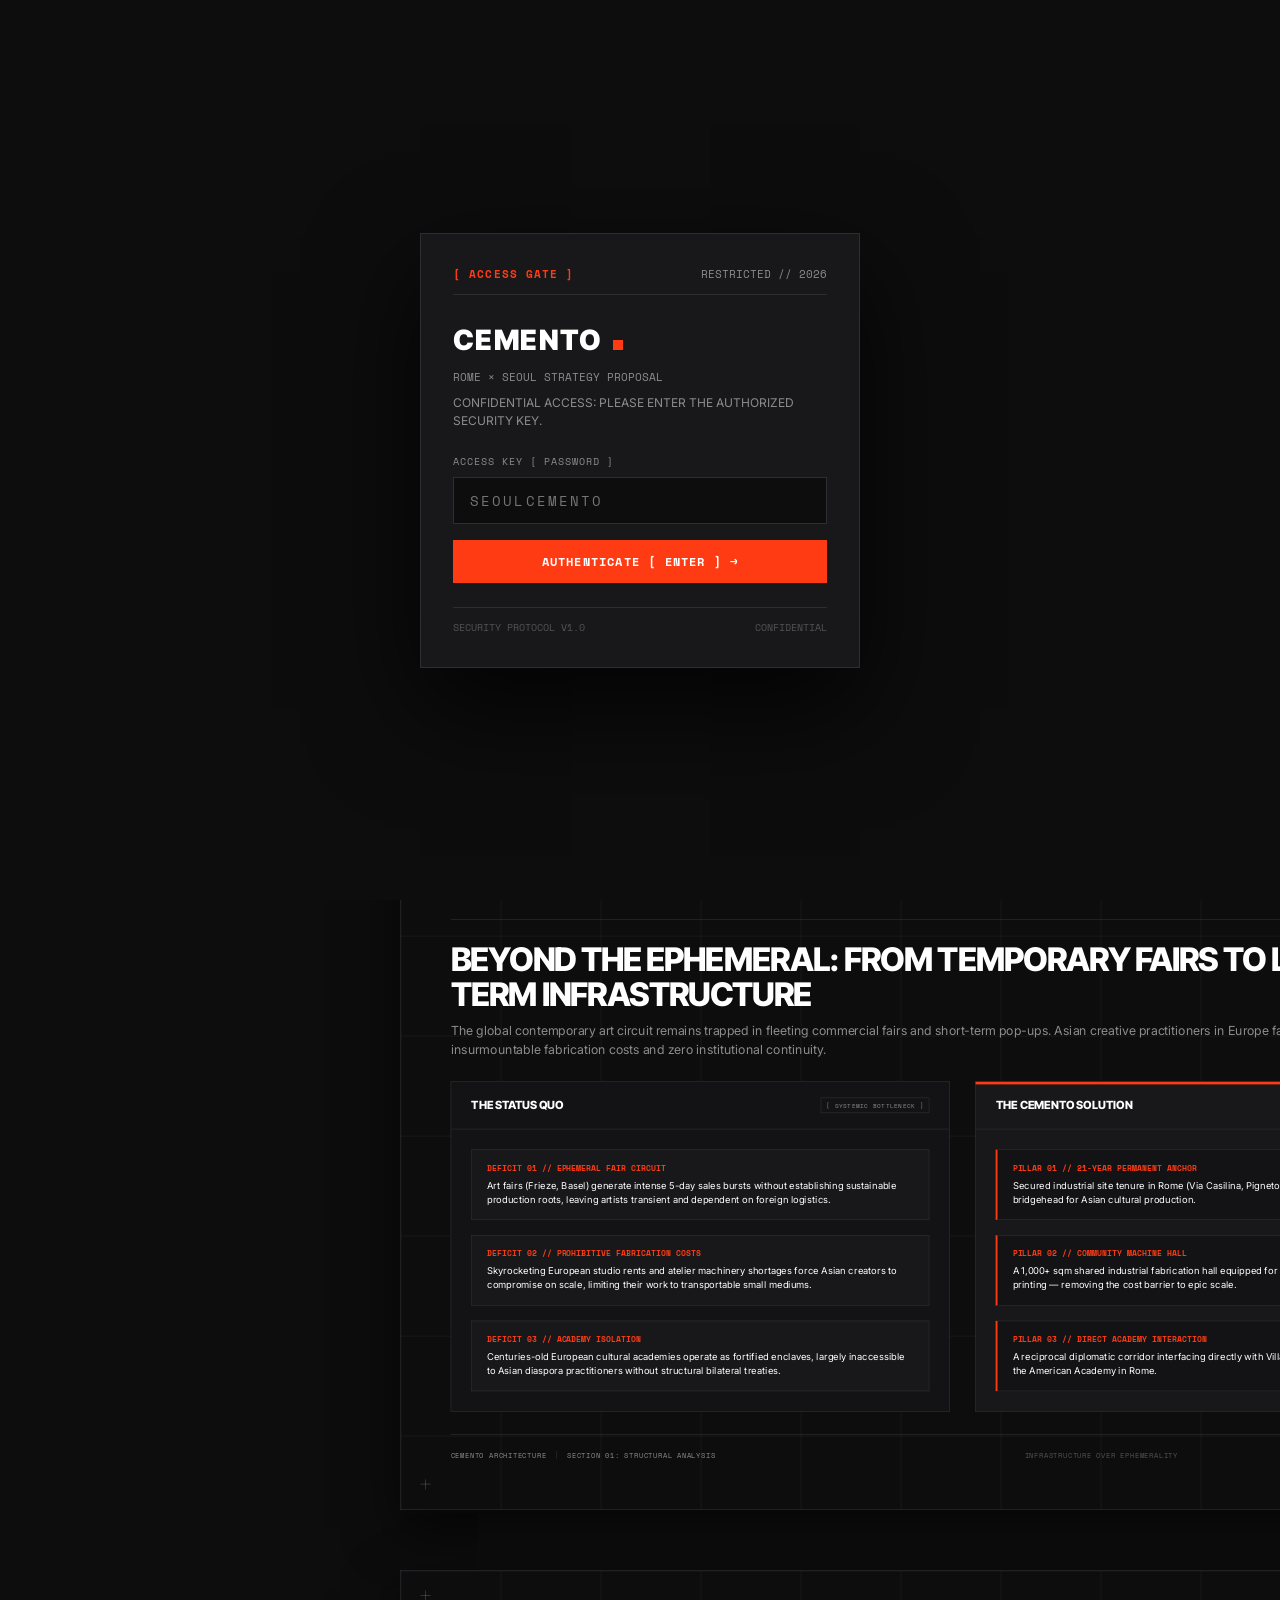
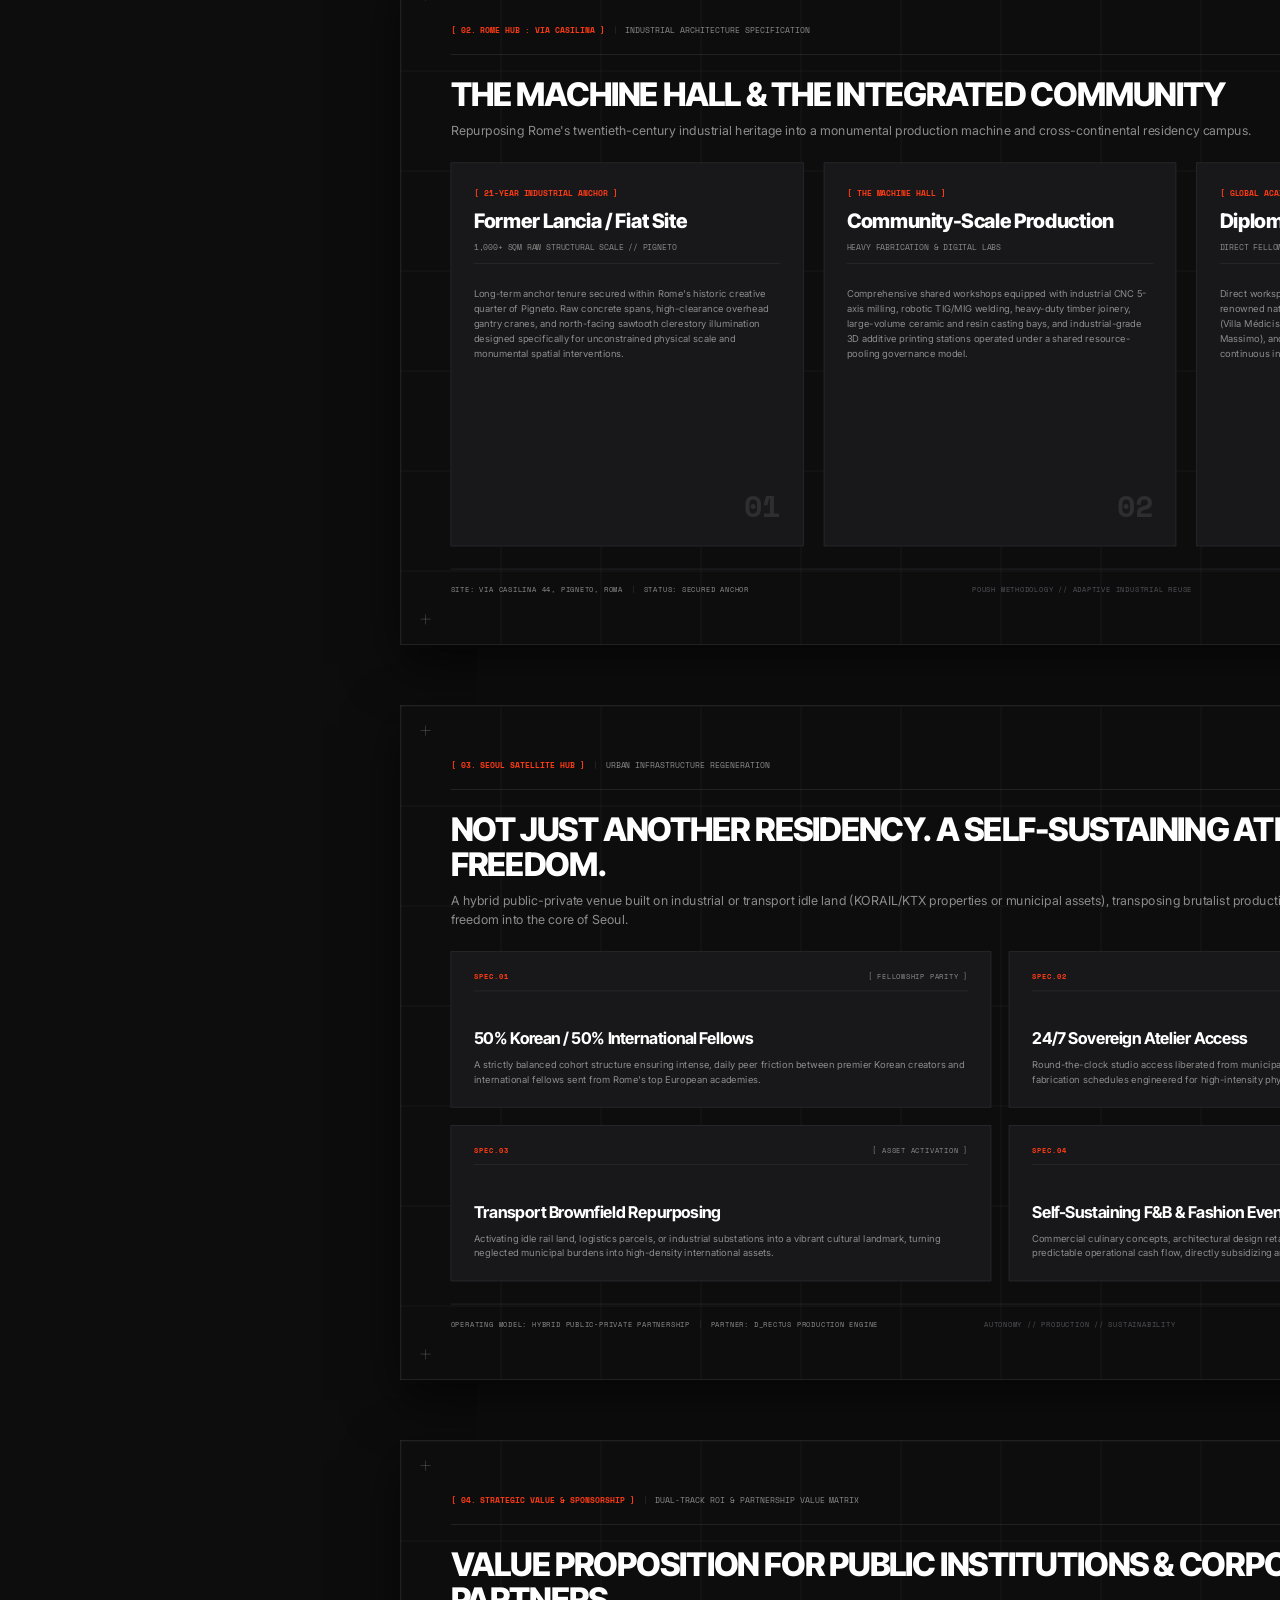
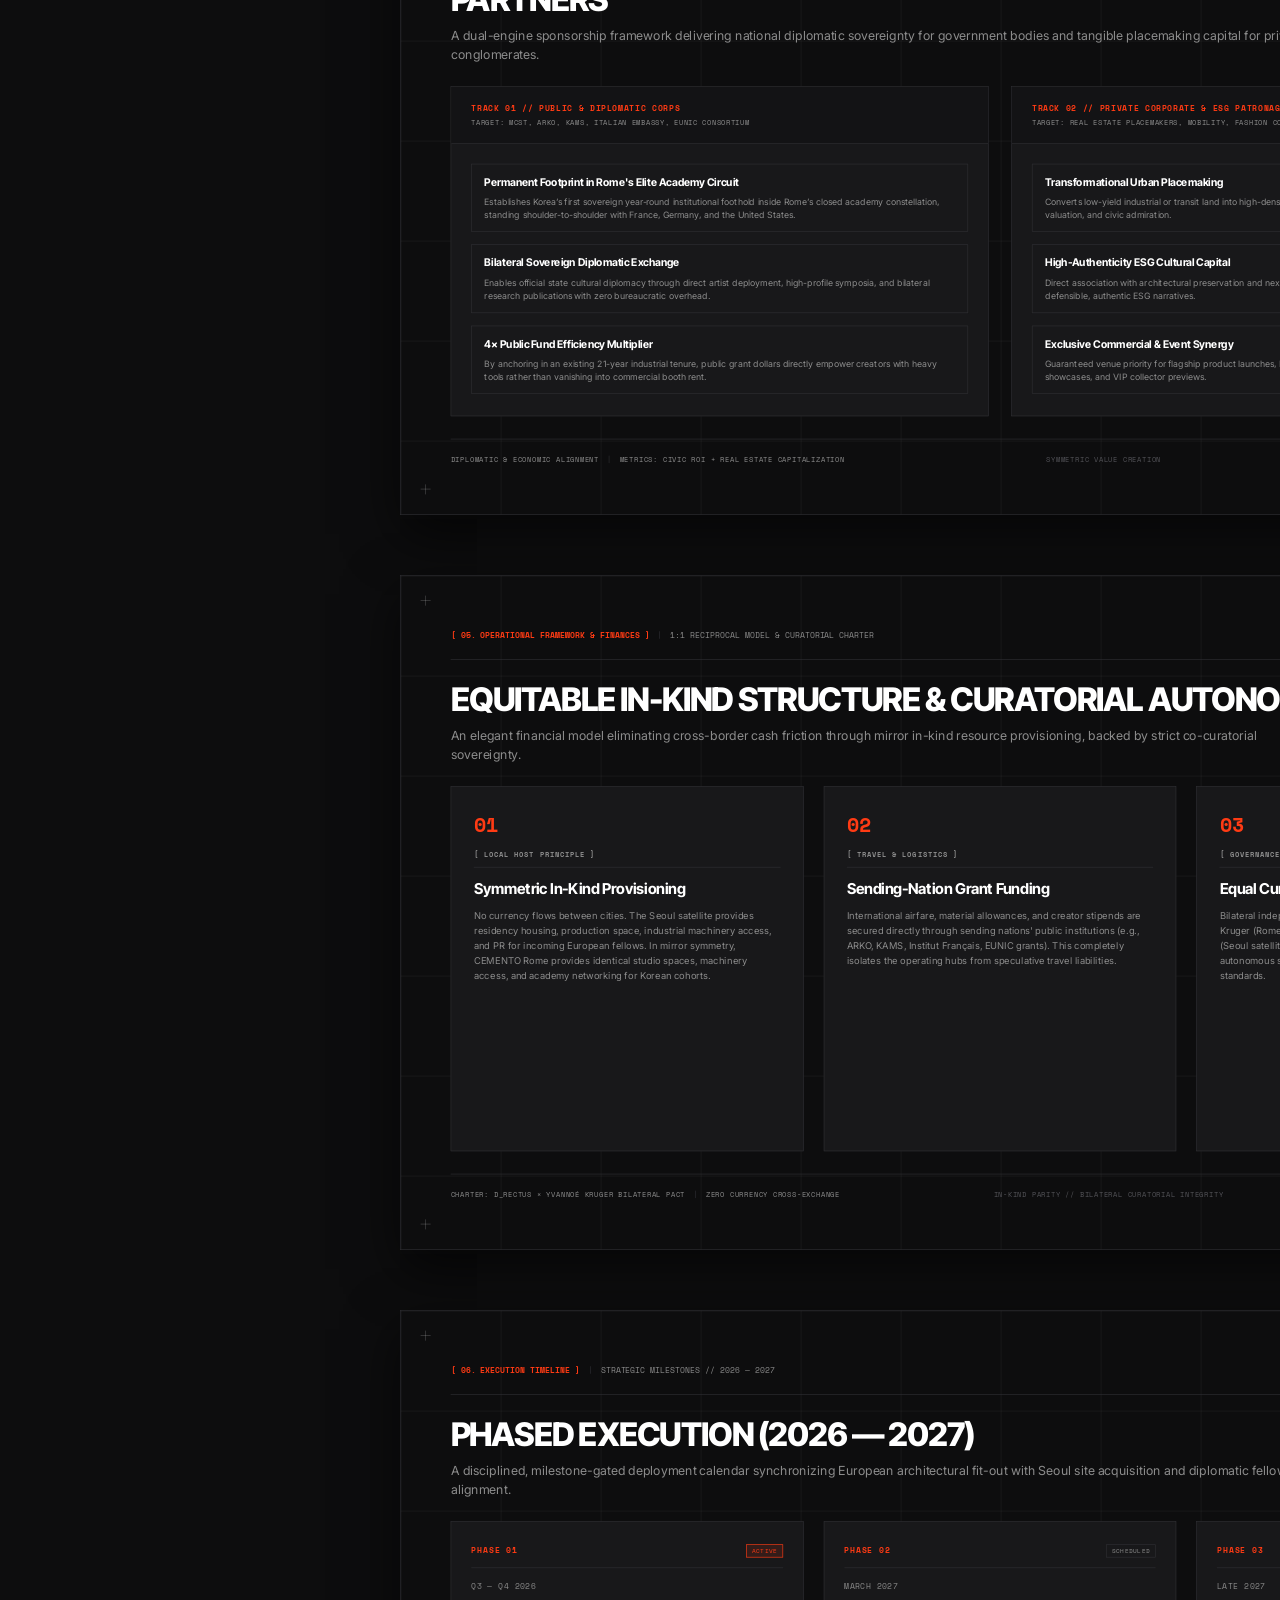
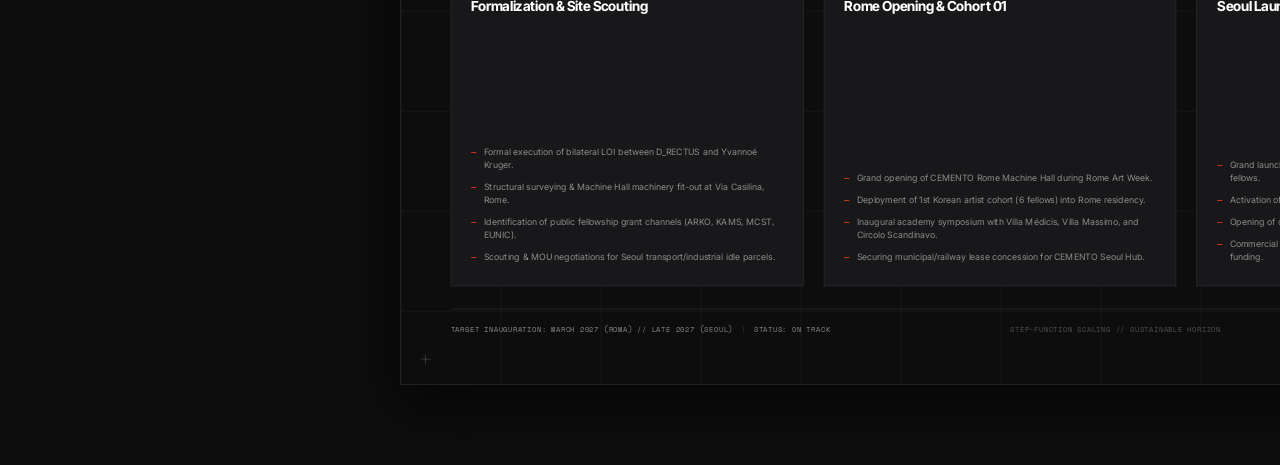
<file: presenter-deck.html>
<!DOCTYPE html>
<html lang="en" data-theme="dark">
<head>
  <meta charset="UTF-8">
  <meta name="viewport" content="width=device-width, initial-scale=1.0">
  <title>CEMENTO : Rome × Seoul — Presentation Deck (1920x1080)</title>
  <meta name="description" content="Automated Bauhaus-Brutalist presentation deck structure connectable with Figma (1920x1080px per frame) based on CEMENTO Seoul x Rome.">
  <link rel="stylesheet" href="styles.css">
</head>
<body>

  <!-- ========================================================================
       TOP CONTROL HUD
       ======================================================================== -->
  <header class="hud-header">
    <div class="hud-left">
      <div class="hud-logo">
        <span>CEMENTO</span>
        <span class="hud-badge">ROME × SEOUL</span>
      </div>
      <div class="meta-divider"></div>
      <span class="hud-status">[ CONFIDENTIAL STRATEGY 2026–2027 ]</span>
    </div>

    <div class="hud-center">
      <button class="hud-btn" id="btn-prev" title="Previous Slide (←)">←</button>
      <div class="meta-tag" id="slide-indicator">SLIDE 01 / 07</div>
      <button class="hud-btn" id="btn-next" title="Next Slide (→)">→</button>
      <div class="meta-divider"></div>
      <button class="hud-btn active" id="btn-mode-stream">Stream View</button>
      <button class="hud-btn" id="btn-mode-presenter">Presenter Mode</button>
      <div class="meta-divider"></div>
      <button class="hud-btn" id="btn-theme-toggle">Theme: Dark</button>
      <div class="meta-divider"></div>
      <button class="hud-btn" id="btn-edit-toggle" title="Click any text on the slide to edit directly">
        <span>✏️</span>
        <span id="btn-edit-text">Edit Text: OFF</span>
      </button>
    </div>

    <div class="hud-right">
      <button class="hud-btn" id="btn-fit-screen">Fit Screen</button>
      <button class="hud-btn" id="btn-print" title="Print to PDF (Cmd+P)">Print / PDF</button>
      <button class="hud-btn hud-btn-accent" id="btn-open-figma">Export to Figma</button>
    </div>
  </header>

  <!-- ========================================================================
       SLIDE VIEWPORT CONTAINER
       ======================================================================== -->
  <main class="viewport-wrapper" id="viewport-wrapper">
    <div class="deck-stream" id="deck-stream">

      <!-- ====================================================================
           SLIDE 01: COVER & MANIFESTO
           ==================================================================== -->
      <div class="slide-scaler" data-slide-index="1">
        <section class="slide-frame current-active" id="slide-01">
          <div class="crosshair tl"></div>
          <div class="crosshair tr"></div>
          <div class="crosshair bl"></div>
          <div class="crosshair br"></div>

          <div class="slide-content cover-content">
            <!-- Top Metadata -->
            <div class="slide-meta-bar">
              <div class="meta-group-left">
                <span class="meta-tag accent">[ CEMENTO : ROME × SEOUL ]</span>
                <span class="meta-divider"></span>
                <span class="meta-tag">[ CONFIDENTIAL STRATEGY PROPOSAL 2026-2027 ]</span>
              </div>
              <div class="meta-group-right">
                <span class="meta-tag">ARCHIVAL REF // CMNT-2026-V1</span>
                <span class="meta-slide-num">01 / 07</span>
              </div>
            </div>

            <!-- Center Giant Title & Manifesto -->
            <div class="cover-center">
              <h1 class="cover-giant-title">
                CEMENTO
                <span class="cover-title-accent"></span>
              </h1>
              <h2 class="cover-subtitle">
                Bridging International Academies & Seoul's Production Infrastructure
              </h2>
              
              <div class="cover-keynote-box">
                <span class="cover-keynote-label">CO-FOUNDERS //</span>
                <span class="cover-keynote-text">Yvannoé Kruger (Ex-POUSH) × Kyeongnan Kim (CEO, D_RECTUS)</span>
              </div>
            </div>

            <!-- Bottom Modular Metadata Columns -->
            <div class="cover-bottom-grid">
              <div class="cover-meta-col">
                <div class="meta-col-label">[ DURATION & TENURE ]</div>
                <div class="meta-col-val">2026 — 2047<br>[ 21-YEAR ANCHOR ]</div>
              </div>
              <div class="cover-meta-col">
                <div class="meta-col-label">[ DUAL GEOGRAPHY ]</div>
                <div class="meta-col-val">VIA CASILINA, PIGNETO (ROME)<br>× SEOUL SATELLITE HUB</div>
              </div>
              <div class="cover-meta-col">
                <div class="meta-col-label">[ OPERATING MODEL ]</div>
                <div class="meta-col-val">1:1 RECIPROCAL PRODUCTION<br>& BILATERAL ATELIER EXCHANGE</div>
              </div>
              <div class="cover-meta-col">
                <div class="meta-col-label">[ CLASSIFICATION ]</div>
                <div class="meta-col-val">PERMANENT INFRASTRUCTURE<br>SPECIFICATION SPEC.01</div>
              </div>
            </div>

            <!-- Footer -->
            <div class="slide-footer-bar">
              <div class="footer-left">
                <span>© 2026 CEMENTO BILATERAL CONSORTIUM</span>
                <span class="meta-divider"></span>
                <span>ROME // SEOUL</span>
              </div>
              <div class="footer-center">FORM FOLLOWS INFRASTRUCTURE</div>
              <div class="footer-right">
                <span>COORD: 41.8902° N, 12.5284° E / 37.5665° N, 126.9780° E</span>
              </div>
            </div>
          </div>
        </section>
      </div>


      <!-- ====================================================================
           SLIDE 02: PROBLEM & THE SHIFT (CONTEXT & STRUCTURAL NEED)
           ==================================================================== -->
      <div class="slide-scaler" data-slide-index="2">
        <section class="slide-frame" id="slide-02">
          <div class="crosshair tl"></div>
          <div class="crosshair tr"></div>
          <div class="crosshair bl"></div>
          <div class="crosshair br"></div>

          <div class="slide-content">
            <!-- Meta Bar -->
            <div class="slide-meta-bar">
              <div class="meta-group-left">
                <span class="meta-tag accent">[ 01. CONTEXT & STRUCTURAL NEED ]</span>
                <span class="meta-divider"></span>
                <span class="meta-tag">PARADIGM SHIFT // SYSTEM DEFICIT</span>
              </div>
              <div class="meta-group-right">
                <span class="meta-tag">STRUCTURAL ANALYSIS</span>
                <span class="meta-slide-num">02 / 07</span>
              </div>
            </div>

            <!-- Title Block -->
            <div class="slide-title-block">
              <h2 class="slide-headline">Beyond the Ephemeral: From Temporary Fairs to Long-Term Infrastructure</h2>
              <p class="slide-subtitle-lead">
                The global contemporary art circuit remains trapped in fleeting commercial fairs and short-term pop-ups. Asian creative practitioners in Europe face insurmountable fabrication costs and zero institutional continuity.
              </p>
            </div>

            <!-- 2-Column Asymmetric Grid -->
            <div class="asym-grid-2col">
              <!-- Left Column: The Status Quo -->
              <div class="status-column">
                <div class="col-header-box">
                  <div class="col-header-title">The Status Quo</div>
                  <div class="col-header-badge">[ SYSTEMIC BOTTLENECK ]</div>
                </div>
                <div class="col-item-list">
                  <div class="compare-card">
                    <div class="compare-card-metric">DEFICIT 01 // EPHEMERAL FAIR CIRCUIT</div>
                    <div class="compare-card-detail">
                      Art fairs (Frieze, Basel) generate intense 5-day sales bursts without establishing sustainable production roots, leaving artists transient and dependent on foreign logistics.
                    </div>
                  </div>
                  <div class="compare-card">
                    <div class="compare-card-metric">DEFICIT 02 // PROHIBITIVE FABRICATION COSTS</div>
                    <div class="compare-card-detail">
                      Skyrocketing European studio rents and atelier machinery shortages force Asian creators to compromise on scale, limiting their work to transportable small mediums.
                    </div>
                  </div>
                  <div class="compare-card">
                    <div class="compare-card-metric">DEFICIT 03 // ACADEMY ISOLATION</div>
                    <div class="compare-card-detail">
                      Centuries-old European cultural academies operate as fortified enclaves, largely inaccessible to Asian diaspora practitioners without structural bilateral treaties.
                    </div>
                  </div>
                </div>
              </div>

              <!-- Right Column: The CEMENTO Solution -->
              <div class="status-column highlight-solution">
                <div class="col-header-box">
                  <div class="col-header-title">The CEMENTO Solution</div>
                  <div class="col-header-badge">[ PERMANENT FOUNDATION ]</div>
                </div>
                <div class="col-item-list">
                  <div class="compare-card">
                    <div class="compare-card-metric">PILLAR 01 // 21-YEAR PERMANENT ANCHOR</div>
                    <div class="compare-card-detail">
                      Secured industrial site tenure in Rome (Via Casilina, Pigneto) creating a continuous, multi-decade European bridgehead for Asian cultural production.
                    </div>
                  </div>
                  <div class="compare-card">
                    <div class="compare-card-metric">PILLAR 02 // COMMUNITY MACHINE HALL</div>
                    <div class="compare-card-detail">
                      A 1,000+ sqm shared industrial fabrication hall equipped for monumental steel, timber, casting, robotics, and 3D printing — removing the cost barrier to epic scale.
                    </div>
                  </div>
                  <div class="compare-card">
                    <div class="compare-card-metric">PILLAR 03 // DIRECT ACADEMY INTERACTION</div>
                    <div class="compare-card-detail">
                      A reciprocal diplomatic corridor interfacing directly with Villa Médicis, Villa Massimo, Circolo Scandinavo, and the American Academy in Rome.
                    </div>
                  </div>
                </div>
              </div>
            </div>

            <!-- Footer -->
            <div class="slide-footer-bar">
              <div class="footer-left">
                <span>CEMENTO ARCHITECTURE</span>
                <span class="meta-divider"></span>
                <span>SECTION 01: STRUCTURAL ANALYSIS</span>
              </div>
              <div class="footer-center">INFRASTRUCTURE OVER EPHEMERALITY</div>
              <div class="footer-right">
                <span>ROME // SEOUL</span>
              </div>
            </div>
          </div>
        </section>
      </div>


      <!-- ====================================================================
           SLIDE 03: ROME ANCHOR: THE CEMENTO SPECIFICATION
           ==================================================================== -->
      <div class="slide-scaler" data-slide-index="3">
        <section class="slide-frame" id="slide-03">
          <div class="crosshair tl"></div>
          <div class="crosshair tr"></div>
          <div class="crosshair bl"></div>
          <div class="crosshair br"></div>

          <div class="slide-content">
            <!-- Meta Bar -->
            <div class="slide-meta-bar">
              <div class="meta-group-left">
                <span class="meta-tag accent">[ 02. ROME HUB : VIA CASILINA ]</span>
                <span class="meta-divider"></span>
                <span class="meta-tag">INDUSTRIAL ARCHITECTURE SPECIFICATION</span>
              </div>
              <div class="meta-group-right">
                <span class="meta-tag">SITE BLUEPRINT // PIGNETO</span>
                <span class="meta-slide-num">03 / 07</span>
              </div>
            </div>

            <!-- Title Block -->
            <div class="slide-title-block">
              <h2 class="slide-headline">The Machine Hall & The Integrated Community</h2>
              <p class="slide-subtitle-lead">
                Repurposing Rome's twentieth-century industrial heritage into a monumental production machine and cross-continental residency campus.
              </p>
            </div>

            <!-- 3-Column Structural Cards -->
            <div class="structural-cards-3col">
              <!-- Card 1 -->
              <div class="struct-card">
                <div class="struct-card-top">
                  <div class="struct-card-tag">[ 21-YEAR INDUSTRIAL ANCHOR ]</div>
                  <h3 class="struct-card-title">Former Lancia / Fiat Site</h3>
                  <div class="struct-card-spec">1,000+ SQM RAW STRUCTURAL SCALE // PIGNETO</div>
                  <p class="struct-card-desc">
                    Long-term anchor tenure secured within Rome's historic creative quarter of Pigneto. Raw concrete spans, high-clearance overhead gantry cranes, and north-facing sawtooth clerestory illumination designed specifically for unconstrained physical scale and monumental spatial interventions.
                  </p>
                </div>
                <div class="struct-card-corner-index">01</div>
              </div>

              <!-- Card 2 -->
              <div class="struct-card">
                <div class="struct-card-top">
                  <div class="struct-card-tag">[ THE MACHINE HALL ]</div>
                  <h3 class="struct-card-title">Community-Scale Production</h3>
                  <div class="struct-card-spec">HEAVY FABRICATION & DIGITAL LABS</div>
                  <p class="struct-card-desc">
                    Comprehensive shared workshops equipped with industrial CNC 5-axis milling, robotic TIG/MIG welding, heavy-duty timber joinery, large-volume ceramic and resin casting bays, and industrial-grade 3D additive printing stations operated under a shared resource-pooling governance model.
                  </p>
                </div>
                <div class="struct-card-corner-index">02</div>
              </div>

              <!-- Card 3 -->
              <div class="struct-card">
                <div class="struct-card-top">
                  <div class="struct-card-tag">[ GLOBAL ACADEMY HUB ]</div>
                  <h3 class="struct-card-title">Diplomatic Constellation</h3>
                  <div class="struct-card-spec">DIRECT FELLOWSHIP INTEGRATION</div>
                  <p class="struct-card-desc">
                    Direct workspace and curatorial integration with Rome’s world-renowned national cultural academies: Académie de France à Rome (Villa Médicis), Circolo Scandinavo, Deutsche Akademie Rom (Villa Massimo), and the American Academy in Rome — establishing continuous inter-institutional fellowship exchange.
                  </p>
                </div>
                <div class="struct-card-corner-index">03</div>
              </div>
            </div>

            <!-- Footer -->
            <div class="slide-footer-bar">
              <div class="footer-left">
                <span>SITE: VIA CASILINA 44, PIGNETO, ROMA</span>
                <span class="meta-divider"></span>
                <span>STATUS: SECURED ANCHOR</span>
              </div>
              <div class="footer-center">POUSH METHODOLOGY // ADAPTIVE INDUSTRIAL REUSE</div>
              <div class="footer-right">
                <span>SCALE: 1,000+ SQM FLOOR AREA</span>
              </div>
            </div>
          </div>
        </section>
      </div>


      <!-- ====================================================================
           SLIDE 04: SEOUL SATELLITE: URBAN REGENERATION
           ==================================================================== -->
      <div class="slide-scaler" data-slide-index="4">
        <section class="slide-frame" id="slide-04">
          <div class="crosshair tl"></div>
          <div class="crosshair tr"></div>
          <div class="crosshair bl"></div>
          <div class="crosshair br"></div>

          <div class="slide-content">
            <!-- Meta Bar -->
            <div class="slide-meta-bar">
              <div class="meta-group-left">
                <span class="meta-tag accent">[ 03. SEOUL SATELLITE HUB ]</span>
                <span class="meta-divider"></span>
                <span class="meta-tag">URBAN INFRASTRUCTURE REGENERATION</span>
              </div>
              <div class="meta-group-right">
                <span class="meta-tag">SEOUL ARCHIVAL SPECIFICATION</span>
                <span class="meta-slide-num">04 / 07</span>
              </div>
            </div>

            <!-- Title Block -->
            <div class="slide-title-block">
              <h2 class="slide-headline">Not Just Another Residency. A Self-Sustaining Atelier of Freedom.</h2>
              <p class="slide-subtitle-lead">
                A hybrid public-private venue built on industrial or transport idle land (KORAIL/KTX properties or municipal assets), transposing brutalist production freedom into the core of Seoul.
              </p>
            </div>

            <!-- Quadrant Split Grid -->
            <div class="split-grid-quad">
              <!-- Quad 1 -->
              <div class="quad-card">
                <div class="quad-top">
                  <span class="quad-code">SPEC.01</span>
                  <span class="quad-label">[ FELLOWSHIP PARITY ]</span>
                </div>
                <div>
                  <h3 class="quad-heading">50% Korean / 50% International Fellows</h3>
                  <p class="quad-detail">
                    A strictly balanced cohort structure ensuring intense, daily peer friction between premier Korean creators and international fellows sent from Rome's top European academies.
                  </p>
                </div>
              </div>

              <!-- Quad 2 -->
              <div class="quad-card">
                <div class="quad-top">
                  <span class="quad-code">SPEC.02</span>
                  <span class="quad-label">[ TEMPORAL FREEDOM ]</span>
                </div>
                <div>
                  <h3 class="quad-heading">24/7 Sovereign Atelier Access</h3>
                  <p class="quad-detail">
                    Round-the-clock studio access liberated from municipal office-hour constraints. Unrestricted industrial fabrication schedules engineered for high-intensity physical and digital creation.
                  </p>
                </div>
              </div>

              <!-- Quad 3 -->
              <div class="quad-card">
                <div class="quad-top">
                  <span class="quad-code">SPEC.03</span>
                  <span class="quad-label">[ ASSET ACTIVATION ]</span>
                </div>
                <div>
                  <h3 class="quad-heading">Transport Brownfield Repurposing</h3>
                  <p class="quad-detail">
                    Activating idle rail land, logistics parcels, or industrial substations into a vibrant cultural landmark, turning neglected municipal burdens into high-density international assets.
                  </p>
                </div>
              </div>

              <!-- Quad 4 -->
              <div class="quad-card">
                <div class="quad-top">
                  <span class="quad-code">SPEC.04</span>
                  <span class="quad-label">[ ECONOMIC CIRCULARITY ]</span>
                </div>
                <div>
                  <h3 class="quad-heading">Self-Sustaining F&B & Fashion Events</h3>
                  <p class="quad-detail">
                    Commercial culinary concepts, architectural design retail, and premium brand showroom rentals generate predictable operational cash flow, directly subsidizing artist studio grants.
                  </p>
                </div>
              </div>
            </div>

            <!-- Footer -->
            <div class="slide-footer-bar">
              <div class="footer-left">
                <span>OPERATING MODEL: HYBRID PUBLIC-PRIVATE PARTNERSHIP</span>
                <span class="meta-divider"></span>
                <span>PARTNER: D_RECTUS PRODUCTION ENGINE</span>
              </div>
              <div class="footer-center">AUTONOMY // PRODUCTION // SUSTAINABILITY</div>
              <div class="footer-right">
                <span>TARGET SITES: KORAIL IDLE DEPOTS / MUNICIPAL BROWNFIELDS</span>
              </div>
            </div>
          </div>
        </section>
      </div>


      <!-- ====================================================================
           SLIDE 05: STRATEGIC IMPACT: PUBLIC VALUE & CSR ROI
           ==================================================================== -->
      <div class="slide-scaler" data-slide-index="5">
        <section class="slide-frame" id="slide-05">
          <div class="crosshair tl"></div>
          <div class="crosshair tr"></div>
          <div class="crosshair bl"></div>
          <div class="crosshair br"></div>

          <div class="slide-content">
            <!-- Meta Bar -->
            <div class="slide-meta-bar">
              <div class="meta-group-left">
                <span class="meta-tag accent">[ 04. STRATEGIC VALUE & SPONSORSHIP ]</span>
                <span class="meta-divider"></span>
                <span class="meta-tag">DUAL-TRACK ROI & PARTNERSHIP VALUE MATRIX</span>
              </div>
              <div class="meta-group-right">
                <span class="meta-tag">STAKEHOLDER SYNERGY</span>
                <span class="meta-slide-num">05 / 07</span>
              </div>
            </div>

            <!-- Title Block -->
            <div class="slide-title-block">
              <h2 class="slide-headline">Value Proposition for Public Institutions & Corporate Partners</h2>
              <p class="slide-subtitle-lead">
                A dual-engine sponsorship framework delivering national diplomatic sovereignty for government bodies and tangible placemaking capital for private conglomerates.
              </p>
            </div>

            <!-- Split Layout Dual Track -->
            <div class="dual-track-container">
              <!-- Track A: Public -->
              <div class="track-box">
                <div class="track-box-header">
                  <div class="track-type-tag">TRACK 01 // PUBLIC & DIPLOMATIC CORPS</div>
                  <div class="track-scope">TARGET: MCST, ARKO, KAMS, ITALIAN EMBASSY, EUNIC CONSORTIUM</div>
                </div>
                <div class="track-body">
                  <div class="track-deliverable">
                    <div class="deliverable-title">Permanent Footprint in Rome's Elite Academy Circuit</div>
                    <div class="deliverable-text">
                      Establishes Korea’s first sovereign year-round institutional foothold inside Rome’s closed academy constellation, standing shoulder-to-shoulder with France, Germany, and the United States.
                    </div>
                  </div>
                  <div class="track-deliverable">
                    <div class="deliverable-title">Bilateral Sovereign Diplomatic Exchange</div>
                    <div class="deliverable-text">
                      Enables official state cultural diplomacy through direct artist deployment, high-profile symposia, and bilateral research publications with zero bureaucratic overhead.
                    </div>
                  </div>
                  <div class="track-deliverable">
                    <div class="deliverable-title">4× Public Fund Efficiency Multiplier</div>
                    <div class="deliverable-text">
                      By anchoring in an existing 21-year industrial tenure, public grant dollars directly empower creators with heavy tools rather than vanishing into commercial booth rent.
                    </div>
                  </div>
                </div>
              </div>

              <!-- Track B: Private -->
              <div class="track-box">
                <div class="track-box-header">
                  <div class="track-type-tag">TRACK 02 // PRIVATE CORPORATE & ESG PATRONAGE</div>
                  <div class="track-scope">TARGET: REAL ESTATE PLACEMAKERS, MOBILITY, FASHION CONGLOMERATES</div>
                </div>
                <div class="track-body">
                  <div class="track-deliverable">
                    <div class="deliverable-title">Transformational Urban Placemaking</div>
                    <div class="deliverable-text">
                      Converts low-yield industrial or transit land into high-density cultural flagships, driving foot traffic, neighborhood valuation, and civic admiration.
                    </div>
                  </div>
                  <div class="track-deliverable">
                    <div class="deliverable-title">High-Authenticity ESG Cultural Capital</div>
                    <div class="deliverable-text">
                      Direct association with architectural preservation and next-generation international creative production, providing defensible, authentic ESG narratives.
                    </div>
                  </div>
                  <div class="track-deliverable">
                    <div class="deliverable-title">Exclusive Commercial & Event Synergy</div>
                    <div class="deliverable-text">
                      Guaranteed venue priority for flagship product launches, Milan/Rome/Seoul design week activations, automotive showcases, and VIP collector previews.
                    </div>
                  </div>
                </div>
              </div>
            </div>

            <!-- Footer -->
            <div class="slide-footer-bar">
              <div class="footer-left">
                <span>DIPLOMATIC & ECONOMIC ALIGNMENT</span>
                <span class="meta-divider"></span>
                <span>METRICS: CIVIC ROI + REAL ESTATE CAPITALIZATION</span>
              </div>
              <div class="footer-center">SYMMETRIC VALUE CREATION</div>
              <div class="footer-right">
                <span>CEMENTO PARTNERSHIP FRAMEWORK 2026-2027</span>
              </div>
            </div>
          </div>
        </section>
      </div>


      <!-- ====================================================================
           SLIDE 06: GOVERNANCE & 1:1 RECIPROCAL MODEL
           ==================================================================== -->
      <div class="slide-scaler" data-slide-index="6">
        <section class="slide-frame" id="slide-06">
          <div class="crosshair tl"></div>
          <div class="crosshair tr"></div>
          <div class="crosshair bl"></div>
          <div class="crosshair br"></div>

          <div class="slide-content">
            <!-- Meta Bar -->
            <div class="slide-meta-bar">
              <div class="meta-group-left">
                <span class="meta-tag accent">[ 05. OPERATIONAL FRAMEWORK & FINANCES ]</span>
                <span class="meta-divider"></span>
                <span class="meta-tag">1:1 RECIPROCAL MODEL & CURATORIAL CHARTER</span>
              </div>
              <div class="meta-group-right">
                <span class="meta-tag">BILATERAL AGREEMENT</span>
                <span class="meta-slide-num">06 / 07</span>
              </div>
            </div>

            <!-- Title Block -->
            <div class="slide-title-block">
              <h2 class="slide-headline">Equitable In-Kind Structure & Curatorial Autonomy</h2>
              <p class="slide-subtitle-lead">
                An elegant financial model eliminating cross-border cash friction through mirror in-kind resource provisioning, backed by strict co-curatorial sovereignty.
              </p>
            </div>

            <!-- 3-Pillar Governance Matrix -->
            <div class="governance-matrix">
              <!-- Pillar 1 -->
              <div class="pillar-col">
                <div class="pillar-number">01</div>
                <div class="pillar-label">[ LOCAL HOST PRINCIPLE ]</div>
                <h3 class="pillar-summary">Symmetric In-Kind Provisioning</h3>
                <p class="pillar-desc">
                  No currency flows between cities. The Seoul satellite provides residency housing, production space, industrial machinery access, and PR for incoming European fellows. In mirror symmetry, CEMENTO Rome provides identical studio spaces, machinery access, and academy networking for Korean cohorts.
                </p>
              </div>

              <!-- Pillar 2 -->
              <div class="pillar-col">
                <div class="pillar-number">02</div>
                <div class="pillar-label">[ TRAVEL & LOGISTICS ]</div>
                <h3 class="pillar-summary">Sending-Nation Grant Funding</h3>
                <p class="pillar-desc">
                  International airfare, material allowances, and creator stipends are secured directly through sending nations' public institutions (e.g., ARKO, KAMS, Institut Français, EUNIC grants). This completely isolates the operating hubs from speculative travel liabilities.
                </p>
              </div>

              <!-- Pillar 3 -->
              <div class="pillar-col">
                <div class="pillar-number">03</div>
                <div class="pillar-label">[ GOVERNANCE CHARTER ]</div>
                <h3 class="pillar-summary">Equal Curatorial Sovereignty</h3>
                <p class="pillar-desc">
                  Bilateral independence with mandatory co-crediting. Yvannoé Kruger (Rome anchor, European networks) and Kyeongnan Kim (Seoul satellite, production leadership) maintain joint oversight with autonomous selection committees ensuring uncompromising artistic standards.
                </p>
              </div>
            </div>

            <!-- Footer -->
            <div class="slide-footer-bar">
              <div class="footer-left">
                <span>CHARTER: D_RECTUS × YVANNOÉ KRUGER BILATERAL PACT</span>
                <span class="meta-divider"></span>
                <span>ZERO CURRENCY CROSS-EXCHANGE</span>
              </div>
              <div class="footer-center">IN-KIND PARITY // BILATERAL CURATORIAL INTEGRITY</div>
              <div class="footer-right">
                <span>LEGAL STATUS: PRE-LOI DRAFTING PHASE</span>
              </div>
            </div>
          </div>
        </section>
      </div>


      <!-- ====================================================================
           SLIDE 07: ROADMAP & STRATEGIC MILESTONES
           ==================================================================== -->
      <div class="slide-scaler" data-slide-index="7">
        <section class="slide-frame" id="slide-07">
          <div class="crosshair tl"></div>
          <div class="crosshair tr"></div>
          <div class="crosshair bl"></div>
          <div class="crosshair br"></div>

          <div class="slide-content">
            <!-- Meta Bar -->
            <div class="slide-meta-bar">
              <div class="meta-group-left">
                <span class="meta-tag accent">[ 06. EXECUTION TIMELINE ]</span>
                <span class="meta-divider"></span>
                <span class="meta-tag">STRATEGIC MILESTONES // 2026 — 2027</span>
              </div>
              <div class="meta-group-right">
                <span class="meta-tag">PHASED DEPLOYMENT</span>
                <span class="meta-slide-num">07 / 07</span>
              </div>
            </div>

            <!-- Title Block -->
            <div class="slide-title-block">
              <h2 class="slide-headline">Phased Execution (2026 — 2027)</h2>
              <p class="slide-subtitle-lead">
                A disciplined, milestone-gated deployment calendar synchronizing European architectural fit-out with Seoul site acquisition and diplomatic fellowship alignment.
              </p>
            </div>

            <!-- Horizontal Modular Axis -->
            <div class="timeline-axis-grid">
              <!-- Phase 1 -->
              <div class="timeline-phase-card">
                <div class="phase-top-bar">
                  <span class="phase-step">PHASE 01</span>
                  <span class="phase-status ACTIVE">ACTIVE</span>
                </div>
                <div class="phase-period">Q3 — Q4 2026</div>
                <h3 class="phase-milestone">Formalization & Site Scouting</h3>
                <ul class="phase-item-list">
                  <li>Formal execution of bilateral LOI between D_RECTUS and Yvannoé Kruger.</li>
                  <li>Structural surveying & Machine Hall machinery fit-out at Via Casilina, Rome.</li>
                  <li>Identification of public fellowship grant channels (ARKO, KAMS, MCST, EUNIC).</li>
                  <li>Scouting & MOU negotiations for Seoul transport/industrial idle parcels.</li>
                </ul>
              </div>

              <!-- Phase 2 -->
              <div class="timeline-phase-card">
                <div class="phase-top-bar">
                  <span class="phase-step">PHASE 02</span>
                  <span class="phase-status">SCHEDULED</span>
                </div>
                <div class="phase-period">MARCH 2027</div>
                <h3 class="phase-milestone">Rome Opening & Cohort 01</h3>
                <ul class="phase-item-list">
                  <li>Grand opening of CEMENTO Rome Machine Hall during Rome Art Week.</li>
                  <li>Deployment of 1st Korean artist cohort (6 fellows) into Rome residency.</li>
                  <li>Inaugural academy symposium with Villa Médicis, Villa Massimo, and Circolo Scandinavo.</li>
                  <li>Securing municipal/railway lease concession for CEMENTO Seoul Hub.</li>
                </ul>
              </div>

              <!-- Phase 3 -->
              <div class="timeline-phase-card">
                <div class="phase-top-bar">
                  <span class="phase-step">PHASE 03</span>
                  <span class="phase-status">PROJECTED</span>
                </div>
                <div class="phase-period">LATE 2027</div>
                <h3 class="phase-milestone">Seoul Launch & Reciprocity</h3>
                <ul class="phase-item-list">
                  <li>Grand launch of CEMENTO Seoul Satellite Hub with incoming European fellows.</li>
                  <li>Activation of public-facing fabrication workshops and design labs.</li>
                  <li>Opening of dual-city simultaneous exhibition in Rome and Seoul.</li>
                  <li>Commercial F&B and brand event activation yielding sustainable self-funding.</li>
                </ul>
              </div>
            </div>

            <!-- Footer -->
            <div class="slide-footer-bar">
              <div class="footer-left">
                <span>TARGET INAUGURATION: MARCH 2027 (ROMA) // LATE 2027 (SEOUL)</span>
                <span class="meta-divider"></span>
                <span>STATUS: ON TRACK</span>
              </div>
              <div class="footer-center">STEP-FUNCTION SCALING // SUSTAINABLE HORIZON</div>
              <div class="footer-right">
                <span>PROJECT LEAD: D_RECTUS × KRUGER</span>
              </div>
            </div>
          </div>
        </section>
      </div>

    </div>
  </main>

  <!-- ========================================================================
       FIGMA EXPORT MODAL
       ======================================================================== -->
  <div class="modal-overlay" id="figma-modal">
    <div class="modal-box">
      <div class="modal-header">
        <div class="modal-title">[ FIGMA CONNECTOR // AUTOMATED DECK GENERATION ]</div>
        <button class="modal-close-btn" id="modal-close">✕</button>
      </div>
      <div class="modal-body">
        <p style="margin-bottom: 12px; color: var(--text-primary); font-weight: bold;">
          HOW TO CONNECT THIS DECK DIRECTLY TO FIGMA (1920×1080px PER FRAME):
        </p>
        <p style="margin-bottom: 16px;">
          Option 1: In Figma, open <b>Plugins → Scripter</b> or the Developer Console (Cmd+Option+I), paste the automated script below, and hit <b>Run</b>. It creates all 7 frames with exact 80px margins, Swiss typographic hierarchy, and AutoLayout containers.<br>
          Option 2: Copy the structured JSON payload to integrate with the Figma REST API or your custom plugin.
        </p>

        <div style="display: flex; gap: 8px; margin-bottom: 12px;">
          <button class="hud-btn active" id="tab-btn-script">Figma Script (1-Click Run)</button>
          <button class="hud-btn" id="tab-btn-json">JSON Schema</button>
        </div>

        <pre class="modal-code-block" id="modal-code-display"></pre>
      </div>
      <div class="modal-footer">
        <span id="copy-status" style="margin-right: auto; font-family: var(--font-mono); color: var(--accent-vermilion); display: none;">COPIED TO CLIPBOARD!</span>
        <button class="hud-btn" id="btn-copy-code">Copy to Clipboard</button>
        <button class="hud-btn hud-btn-accent" id="btn-download-json">Download JSON</button>
      </div>
    </div>
  </div>

  <!-- ========================================================================
       SECURITY ACCESS GATE (PASSWORD: SEOULCEMENTO)
       ======================================================================== -->
  <div id="security-gate" style="position: fixed; inset: 0; z-index: 99999; background: #0D0D0E; display: flex; align-items: center; justify-content: center; padding: 24px;">
    <div style="width: 100%; max-width: 440px; padding: 32px; border: 1px solid var(--border-color); background: var(--surface-color); box-shadow: 0 40px 100px rgba(0,0,0,0.8); display: flex; flex-direction: column; gap: 24px;">
      <div style="display: flex; justify-content: space-between; align-items: center; padding-bottom: 12px; border-bottom: 1px solid var(--border-color); font-family: var(--font-mono); font-size: 11px;">
        <span style="color: var(--accent-vermilion); font-weight: bold; letter-spacing: 0.1em;">[ ACCESS GATE ]</span>
        <span style="color: var(--text-secondary);">RESTRICTED // 2026</span>
      </div>
      <div>
        <div style="display: flex; align-items: baseline; gap: 10px; margin-bottom: 8px;">
          <span style="font-family: var(--font-display); font-weight: 900; font-size: 28px; letter-spacing: 0.05em; color: var(--text-primary);">CEMENTO</span>
          <div style="width: 10px; height: 10px; background: var(--accent-vermilion);"></div>
        </div>
        <p style="font-family: var(--font-mono); font-size: 11px; color: var(--text-secondary);">ROME × SEOUL STRATEGY PROPOSAL</p>
        <p style="font-size: 12px; color: var(--text-secondary); margin-top: 8px;">CONFIDENTIAL ACCESS: PLEASE ENTER THE AUTHORIZED SECURITY KEY.</p>
      </div>

      <form id="auth-form" style="display: flex; flex-direction: column; gap: 16px;">
        <div>
          <label for="auth-input" style="display: block; font-family: var(--font-mono); font-size: 10px; color: var(--text-secondary); text-transform: uppercase; letter-spacing: 0.1em; margin-bottom: 8px;">
            ACCESS KEY [ PASSWORD ]
          </label>
          <input 
            type="password" 
            id="auth-input" 
            placeholder="SEOULCEMENTO"
            autocomplete="off"
            autofocus
            style="width: 100%; box-sizing: border-box; padding: 12px 16px; background: #0D0D0E; border: 1px solid var(--border-color); color: #FFF; font-family: var(--font-mono); font-size: 14px; letter-spacing: 0.15em; text-transform: uppercase; outline: none;"
          />
          <div id="auth-error" style="display: none; font-family: var(--font-mono); font-size: 11px; color: var(--accent-vermilion); margin-top: 8px; letter-spacing: 0.05em; line-height: 1.5;">
            [ ACCESS DENIED // INVALID SECURITY KEY ]
          </div>
        </div>

        <button 
          type="submit" 
          style="width: 100%; padding: 12px; background: var(--accent-vermilion); border: 1px solid var(--accent-vermilion); color: #FFF; font-family: var(--font-mono); font-size: 12px; font-weight: bold; text-transform: uppercase; letter-spacing: 0.1em; cursor: pointer;"
        >
          AUTHENTICATE [ ENTER ] →
        </button>
      </form>

      <div style="padding-top: 12px; border-top: 1px solid var(--border-color); display: flex; justify-content: space-between; align-items: center; font-family: var(--font-mono); font-size: 10px; color: var(--text-tertiary);">
        <span>SECURITY PROTOCOL V1.0</span>
        <span>CONFIDENTIAL</span>
      </div>
    </div>
  </div>

  <script>
    (function() {
      const gate = document.getElementById('security-gate');
      const form = document.getElementById('auth-form');
      const input = document.getElementById('auth-input');
      const error = document.getElementById('auth-error');

      if (sessionStorage.getItem('cemento_auth') === 'granted') {
        gate.style.display = 'none';
        return;
      }

      form.addEventListener('submit', (e) => {
        e.preventDefault();
        const enteredVal = input.value.trim().toUpperCase();
        if (enteredVal === 'SEOULCEMENTO') {
          sessionStorage.setItem('cemento_auth', 'granted');
          gate.style.opacity = '0';
          gate.style.transition = 'opacity 0.25s ease-out';
          setTimeout(() => {
            gate.style.display = 'none';
          }, 250);
        } else {
          error.style.display = 'block';
          input.style.borderColor = 'var(--accent-vermilion)';
          input.value = '';
          input.focus();
        }
      });
    })();

    // Live Text Editing Logic for index.html
    (function() {
      const editBtn = document.getElementById('btn-edit-toggle');
      const editText = document.getElementById('btn-edit-text');
      let isEditing = false;

      const editableSelectors = '.slide-headline, .slide-subtitle-lead, .cover-giant-title, .cover-subtitle, .cover-keynote-text, .meta-col-val, .col-header-title, .compare-card-metric, .compare-card-detail, .struct-card-title, .struct-card-spec, .struct-card-desc, .quad-heading, .quad-detail, .deliverable-title, .deliverable-text, .pillar-summary, .pillar-desc, .phase-milestone, .phase-item-list li, .phase-period';
      const slides = document.querySelectorAll('.slide-frame');

      function setEditMode(enable) {
        isEditing = enable;
        slides.forEach(slide => {
          const elements = slide.querySelectorAll(editableSelectors);
          elements.forEach(el => {
            if (enable) {
              el.setAttribute('contenteditable', 'true');
              el.setAttribute('spellcheck', 'false');
            } else {
              el.removeAttribute('contenteditable');
            }
          });
        });

        if (isEditing) {
          editBtn.classList.add('hud-btn-accent');
          editText.textContent = 'Edit Text: ON';
        } else {
          editBtn.classList.remove('hud-btn-accent');
          editText.textContent = 'Edit Text: OFF';
        }
      }

      if (editBtn) {
        editBtn.addEventListener('click', () => {
          setEditMode(!isEditing);
        });
      }
    })();
  </script>

  <script src="script.js"></script>
</body>
</html>
</file>
<file: styles.css>
/* ==========================================================================
   CEMENTO ROME × SEOUL — BAUHAUS / BRUTALIST PRESENTATION DECK SYSTEM
   Design System & Swiss International Grid Architecture (1920x1080 16:9)
   ========================================================================== */

@import url('https://fonts.googleapis.com/css2?family=Inter+Tight:ital,wght@0,300;0,400;0,500;0,600;0,700;0,800;0,900;1,700&family=Inter:wght@300;400;500;600;700&family=JetBrains+Mono:wght@400;500;600;700&family=Space+Mono:ital,wght@0,400;0,700;1,400&display=swap');

:root {
  /* DARK THEME (CARBON DARK - DEFAULT) */
  --bg-color: #0D0D0E;
  --surface-color: #18181A;
  --surface-alt: #131315;
  --surface-hover: #222226;
  --text-primary: #FFFFFF;
  --text-secondary: #8C8C8C;
  --text-tertiary: #525257;
  --border-color: #2E2E32;
  --border-hairline: rgba(255, 255, 255, 0.12);
  --border-active: #FF3B14;
  --accent-vermilion: #FF3B14;
  --accent-dim: rgba(255, 59, 20, 0.12);
  --grid-line: rgba(255, 255, 255, 0.04);
  --mark-cross: rgba(255, 255, 255, 0.25);
  --shadow-slide: 0 30px 80px rgba(0, 0, 0, 0.6);

  /* TYPOGRAPHY TOKENS */
  --font-display: 'Inter Tight', -apple-system, BlinkMacSystemFont, "Helvetica Neue", sans-serif;
  --font-body: 'Inter', -apple-system, BlinkMacSystemFont, sans-serif;
  --font-mono: 'Space Mono', 'JetBrains Mono', ui-monospace, monospace;

  /* SLIDE CANVAS METRICS */
  --slide-width: 1920px;
  --slide-height: 1080px;
  --slide-padding: 80px;
  --hairline: 0.75px;
}

/* LIGHT THEME (CONCRETE WHITE) */
[data-theme="light"] {
  --bg-color: #F4F4F1;
  --surface-color: #ECECE8;
  --surface-alt: #E3E3DE;
  --surface-hover: #DFDFD9;
  --text-primary: #111111;
  --text-secondary: #666666;
  --text-tertiary: #9E9E98;
  --border-color: #DCDCDA;
  --border-hairline: rgba(0, 0, 0, 0.12);
  --border-active: #FF3B14;
  --accent-vermilion: #FF3B14;
  --accent-dim: rgba(255, 59, 20, 0.08);
  --grid-line: rgba(0, 0, 0, 0.04);
  --mark-cross: rgba(0, 0, 0, 0.25);
  --shadow-slide: 0 20px 60px rgba(0, 0, 0, 0.08);
}

/* GLOBAL RESET & BASE */
*, *::before, *::after {
  box-sizing: border-box;
  margin: 0;
  padding: 0;
  -webkit-font-smoothing: antialiased;
  -moz-osx-font-smoothing: grayscale;
}

html, body {
  background-color: var(--bg-color);
  color: var(--text-primary);
  font-family: var(--font-body);
  font-size: 16px;
  line-height: 1.5;
  overflow-x: hidden;
  transition: background-color 0.25s ease, color 0.25s ease;
}

/* CONTROL HUD (TOP BAR) */
.hud-header {
  position: fixed;
  top: 0;
  left: 0;
  right: 0;
  height: 60px;
  background: rgba(13, 13, 14, 0.85);
  backdrop-filter: blur(12px);
  -webkit-backdrop-filter: blur(12px);
  border-bottom: 1px solid var(--border-color);
  display: flex;
  align-items: center;
  justify-content: space-between;
  padding: 0 32px;
  z-index: 1000;
}

[data-theme="light"] .hud-header {
  background: rgba(244, 244, 241, 0.88);
}

.hud-left {
  display: flex;
  align-items: center;
  gap: 20px;
}

.hud-logo {
  font-family: var(--font-display);
  font-weight: 900;
  letter-spacing: 0.12em;
  font-size: 18px;
  display: flex;
  align-items: center;
  gap: 10px;
}

.hud-badge {
  font-family: var(--font-mono);
  font-size: 11px;
  color: var(--accent-vermilion);
  background: var(--accent-dim);
  border: 1px solid var(--accent-vermilion);
  padding: 2px 8px;
  letter-spacing: 0.05em;
  text-transform: uppercase;
}

.hud-status {
  font-family: var(--font-mono);
  font-size: 11px;
  color: var(--text-secondary);
  letter-spacing: 0.04em;
}

.hud-center {
  display: flex;
  align-items: center;
  gap: 8px;
}

.hud-btn {
  background: var(--surface-color);
  color: var(--text-primary);
  border: 1px solid var(--border-color);
  font-family: var(--font-mono);
  font-size: 11px;
  font-weight: 500;
  padding: 6px 14px;
  cursor: pointer;
  display: inline-flex;
  align-items: center;
  gap: 8px;
  transition: all 0.2s cubic-bezier(0.16, 1, 0.3, 1);
  text-transform: uppercase;
  letter-spacing: 0.05em;
}

.hud-btn:hover {
  background: var(--surface-hover);
  border-color: var(--text-primary);
}

.hud-btn.active {
  background: var(--text-primary);
  color: var(--bg-color);
  border-color: var(--text-primary);
}

.hud-btn-accent {
  background: var(--accent-vermilion);
  color: #FFFFFF;
  border-color: var(--accent-vermilion);
}

.hud-btn-accent:hover {
  background: #E0310F;
  border-color: #E0310F;
}

.hud-right {
  display: flex;
  align-items: center;
  gap: 12px;
}

/* PRESENTATION VIEW CONTAINER */
.viewport-wrapper {
  margin-top: 60px;
  padding: 40px 0 80px;
  display: flex;
  flex-direction: column;
  align-items: center;
  gap: 60px;
}

/* DECK VIEW MODES */
/* MODE 1: SCROLL ALL SLIDES */
.deck-stream {
  display: flex;
  flex-direction: column;
  align-items: center;
  gap: 60px;
  width: 100%;
}

/* MODE 2: SINGLE SLIDE / FIT SCREEN */
body.mode-presenter {
  overflow: hidden;
}

body.mode-presenter .hud-header {
  opacity: 0.2;
  transition: opacity 0.3s ease;
}

body.mode-presenter .hud-header:hover {
  opacity: 1;
}

body.mode-presenter .viewport-wrapper {
  margin-top: 0;
  padding: 0;
  height: 100vh;
  justify-content: center;
  align-items: center;
}

body.mode-presenter .deck-stream {
  height: 100%;
  justify-content: center;
}

body.mode-presenter .slide-frame {
  display: none;
}

body.mode-presenter .slide-frame.current-active {
  display: block;
}

/* SLIDE FRAME — 1920 x 1080 FIXED CANVAS */
.slide-scaler {
  transform-origin: top center;
  transition: transform 0.2s ease-out;
}

.slide-frame {
  width: 1920px;
  height: 1080px;
  min-width: 1920px;
  min-height: 1080px;
  background-color: var(--bg-color);
  color: var(--text-primary);
  position: relative;
  overflow: hidden;
  box-shadow: var(--shadow-slide);
  border: 1px solid var(--border-color);
  padding: var(--slide-padding);
  display: flex;
  flex-direction: column;
  justify-content: space-between;
  box-sizing: border-box;
}

/* BACKGROUND TECHNICAL WATERMARK & GRID */
.slide-frame::before {
  content: "";
  position: absolute;
  top: 0;
  left: 0;
  right: 0;
  bottom: 0;
  background-image: 
    linear-gradient(to right, var(--grid-line) 1px, transparent 1px),
    linear-gradient(to bottom, var(--grid-line) 1px, transparent 1px);
  background-size: 160px 160px;
  pointer-events: none;
  z-index: 0;
}

/* ARCHITECTURAL CROSSHAIRS AT CORNERS */
.crosshair {
  position: absolute;
  width: 16px;
  height: 16px;
  pointer-events: none;
  z-index: 2;
}

.crosshair::before, .crosshair::after {
  content: "";
  position: absolute;
  background: var(--mark-cross);
}

.crosshair::before {
  top: 7px;
  left: 0;
  width: 16px;
  height: 1px;
}

.crosshair::after {
  top: 0;
  left: 7px;
  width: 1px;
  height: 16px;
}

.crosshair.tl { top: 32px; left: 32px; }
.crosshair.tr { top: 32px; right: 32px; }
.crosshair.bl { bottom: 32px; left: 32px; }
.crosshair.br { bottom: 32px; right: 32px; }

/* SLIDE INNER WRAPPER (Z-INDEX 1) */
.slide-content {
  position: relative;
  z-index: 1;
  height: 100%;
  display: flex;
  flex-direction: column;
  justify-content: space-between;
}

/* ==========================================================================
   SLIDE HEADER / TOP ZONE
   ========================================================================== */
.slide-meta-bar {
  display: flex;
  align-items: center;
  justify-content: space-between;
  padding-bottom: 24px;
  border-bottom: 1px solid var(--border-color);
  margin-bottom: 36px;
}

.meta-group-left {
  display: flex;
  align-items: center;
  gap: 16px;
}

.meta-tag {
  font-family: var(--font-mono);
  font-size: 12px;
  font-weight: 500;
  letter-spacing: 0.08em;
  text-transform: uppercase;
  color: var(--text-secondary);
}

.meta-tag.accent {
  color: var(--accent-vermilion);
  font-weight: 700;
}

.meta-divider {
  display: inline-block;
  width: 1px;
  height: 12px;
  background: var(--border-color);
}

.meta-group-right {
  display: flex;
  align-items: center;
  gap: 20px;
}

.meta-slide-num {
  font-family: var(--font-mono);
  font-size: 13px;
  font-weight: 700;
  color: var(--text-primary);
  background: var(--surface-color);
  padding: 4px 10px;
  border: 1px solid var(--border-color);
  letter-spacing: 0.1em;
}

/* ==========================================================================
   SLIDE TITLE TYPOGRAPHY
   ========================================================================== */
.slide-title-block {
  margin-bottom: 36px;
}

.slide-headline {
  font-family: var(--font-display);
  font-size: 52px;
  font-weight: 800;
  line-height: 1.08;
  letter-spacing: -0.035em;
  text-transform: uppercase;
  max-width: 1560px;
  color: var(--text-primary);
}

.slide-subtitle-lead {
  font-family: var(--font-body);
  font-size: 20px;
  line-height: 1.5;
  color: var(--text-secondary);
  margin-top: 14px;
  max-width: 1400px;
  font-weight: 400;
}

/* ==========================================================================
   SLIDE 01: COVER & MANIFESTO
   ========================================================================== */
.cover-content {
  display: flex;
  flex-direction: column;
  justify-content: space-between;
  height: 100%;
}

.cover-center {
  margin-top: 40px;
}

.cover-giant-title {
  font-family: var(--font-display);
  font-size: 160px;
  font-weight: 900;
  line-height: 0.88;
  letter-spacing: -0.06em;
  text-transform: uppercase;
  color: var(--text-primary);
  display: flex;
  align-items: baseline;
  gap: 24px;
}

.cover-title-accent {
  display: inline-block;
  width: 28px;
  height: 28px;
  background: var(--accent-vermilion);
  margin-bottom: 12px;
}

.cover-subtitle {
  font-family: var(--font-display);
  font-size: 34px;
  font-weight: 500;
  line-height: 1.25;
  letter-spacing: -0.02em;
  color: var(--text-primary);
  margin-top: 32px;
  max-width: 1280px;
}

.cover-keynote-box {
  margin-top: 24px;
  display: inline-flex;
  align-items: center;
  gap: 16px;
  padding: 12px 20px;
  background: var(--surface-color);
  border: 1px solid var(--border-color);
}

.cover-keynote-label {
  font-family: var(--font-mono);
  font-size: 11px;
  font-weight: 700;
  color: var(--accent-vermilion);
  letter-spacing: 0.1em;
}

.cover-keynote-text {
  font-family: var(--font-body);
  font-size: 15px;
  color: var(--text-primary);
  font-weight: 500;
}

.cover-bottom-grid {
  display: grid;
  grid-template-columns: repeat(4, 1fr);
  gap: 0;
  border-top: 1px solid var(--border-color);
  border-bottom: 1px solid var(--border-color);
  margin-top: auto;
}

.cover-meta-col {
  padding: 24px 28px;
  border-right: 1px solid var(--border-color);
}

.cover-meta-col:last-child {
  border-right: none;
}

.meta-col-label {
  font-family: var(--font-mono);
  font-size: 11px;
  letter-spacing: 0.1em;
  color: var(--text-secondary);
  text-transform: uppercase;
  margin-bottom: 10px;
}

.meta-col-val {
  font-family: var(--font-mono);
  font-size: 13px;
  font-weight: 600;
  line-height: 1.45;
  color: var(--text-primary);
  text-transform: uppercase;
}

/* ==========================================================================
   SLIDE 02: PROBLEM & SHIFT (ASYMMETRIC COMPARISON 2-COL)
   ========================================================================== */
.asym-grid-2col {
  display: grid;
  grid-template-columns: 1fr 1.15fr;
  gap: 40px;
  flex: 1;
}

.status-column {
  border: 1px solid var(--border-color);
  background: var(--surface-alt);
  display: flex;
  flex-direction: column;
}

.status-column.highlight-solution {
  background: var(--surface-color);
  border-color: var(--border-color);
  position: relative;
}

.status-column.highlight-solution::after {
  content: "";
  position: absolute;
  top: 0;
  left: 0;
  right: 0;
  height: 4px;
  background: var(--accent-vermilion);
}

.col-header-box {
  padding: 24px 32px;
  border-bottom: 1px solid var(--border-color);
  display: flex;
  justify-content: space-between;
  align-items: center;
}

.col-header-title {
  font-family: var(--font-display);
  font-size: 18px;
  font-weight: 800;
  letter-spacing: -0.01em;
  text-transform: uppercase;
  color: var(--text-primary);
}

.col-header-badge {
  font-family: var(--font-mono);
  font-size: 10px;
  padding: 4px 8px;
  border: 1px solid var(--border-color);
  color: var(--text-secondary);
  letter-spacing: 0.08em;
}

.highlight-solution .col-header-badge {
  border-color: var(--accent-vermilion);
  color: var(--accent-vermilion);
  background: var(--accent-dim);
}

.col-item-list {
  padding: 32px;
  display: flex;
  flex-direction: column;
  gap: 24px;
  flex: 1;
}

.compare-card {
  padding: 20px 24px;
  border: 1px solid var(--border-color);
  background: var(--surface-color);
}

.highlight-solution .compare-card {
  background: var(--surface-alt);
  border-left: 3px solid var(--accent-vermilion);
}

.compare-card-metric {
  font-family: var(--font-mono);
  font-size: 12px;
  font-weight: 700;
  letter-spacing: 0.08em;
  color: var(--accent-vermilion);
  margin-bottom: 8px;
}

.compare-card-detail {
  font-size: 15px;
  line-height: 1.5;
  color: var(--text-primary);
}

/* ==========================================================================
   SLIDE 03: ROME ANCHOR (3-COLUMN STRUCTURAL CARDS)
   ========================================================================== */
.structural-cards-3col {
  display: grid;
  grid-template-columns: repeat(3, 1fr);
  gap: 32px;
  flex: 1;
}

.struct-card {
  border: 1px solid var(--border-color);
  background: var(--surface-color);
  padding: 40px 36px;
  display: flex;
  flex-direction: column;
  justify-content: space-between;
  position: relative;
}

.struct-card-top {
  display: flex;
  flex-direction: column;
  gap: 16px;
}

.struct-card-tag {
  font-family: var(--font-mono);
  font-size: 12px;
  font-weight: 700;
  color: var(--accent-vermilion);
  letter-spacing: 0.08em;
}

.struct-card-title {
  font-family: var(--font-display);
  font-size: 32px;
  font-weight: 800;
  letter-spacing: -0.02em;
  line-height: 1.15;
  color: var(--text-primary);
}

.struct-card-spec {
  font-family: var(--font-mono);
  font-size: 12px;
  color: var(--text-secondary);
  border-bottom: 1px solid var(--border-color);
  padding-bottom: 16px;
  letter-spacing: 0.06em;
}

.struct-card-desc {
  font-size: 15px;
  line-height: 1.6;
  color: var(--text-secondary);
  margin-top: 20px;
}

.struct-card-corner-index {
  font-family: var(--font-mono);
  font-size: 48px;
  font-weight: 800;
  color: var(--border-color);
  line-height: 1;
  text-align: right;
  margin-top: auto;
  padding-top: 20px;
}

/* ==========================================================================
   SLIDE 04: SEOUL SATELLITE (QUADRANT SPLIT GRID)
   ========================================================================== */
.split-grid-quad {
  display: grid;
  grid-template-columns: repeat(2, 1fr);
  grid-template-rows: repeat(2, 1fr);
  gap: 28px;
  flex: 1;
}

.quad-card {
  border: 1px solid var(--border-color);
  background: var(--surface-color);
  padding: 32px 36px;
  display: flex;
  flex-direction: column;
  justify-content: space-between;
  position: relative;
}

.quad-top {
  display: flex;
  justify-content: space-between;
  align-items: center;
  border-bottom: 1px solid var(--border-color);
  padding-bottom: 14px;
  margin-bottom: 18px;
}

.quad-code {
  font-family: var(--font-mono);
  font-size: 11px;
  font-weight: 700;
  color: var(--accent-vermilion);
  letter-spacing: 0.1em;
}

.quad-label {
  font-family: var(--font-mono);
  font-size: 11px;
  color: var(--text-secondary);
  letter-spacing: 0.06em;
}

.quad-heading {
  font-family: var(--font-display);
  font-size: 26px;
  font-weight: 700;
  letter-spacing: -0.02em;
  color: var(--text-primary);
  margin-bottom: 12px;
}

.quad-detail {
  font-size: 15px;
  line-height: 1.55;
  color: var(--text-secondary);
}

/* ==========================================================================
   SLIDE 05: STRATEGIC VALUE (DUAL TRACK SPLIT)
   ========================================================================== */
.dual-track-container {
  display: grid;
  grid-template-columns: 1fr 1fr;
  gap: 36px;
  flex: 1;
}

.track-box {
  border: 1px solid var(--border-color);
  background: var(--surface-color);
  display: flex;
  flex-direction: column;
}

.track-box-header {
  padding: 24px 32px;
  border-bottom: 1px solid var(--border-color);
  background: var(--surface-alt);
}

.track-type-tag {
  font-family: var(--font-mono);
  font-size: 13px;
  font-weight: 700;
  color: var(--accent-vermilion);
  letter-spacing: 0.08em;
  margin-bottom: 6px;
}

.track-scope {
  font-family: var(--font-mono);
  font-size: 11px;
  color: var(--text-secondary);
  letter-spacing: 0.05em;
}

.track-body {
  padding: 32px;
  display: flex;
  flex-direction: column;
  gap: 20px;
  flex: 1;
}

.track-deliverable {
  padding: 16px 20px;
  border: 1px solid var(--border-color);
  background: var(--surface-color);
}

.deliverable-title {
  font-family: var(--font-display);
  font-size: 17px;
  font-weight: 700;
  color: var(--text-primary);
  margin-bottom: 8px;
}

.deliverable-text {
  font-size: 14px;
  line-height: 1.5;
  color: var(--text-secondary);
}

/* ==========================================================================
   SLIDE 06: GOVERNANCE & FINANCES (3-PILLAR MATRIX)
   ========================================================================== */
.governance-matrix {
  display: grid;
  grid-template-columns: repeat(3, 1fr);
  gap: 32px;
  flex: 1;
}

.pillar-col {
  border: 1px solid var(--border-color);
  background: var(--surface-color);
  padding: 36px;
  display: flex;
  flex-direction: column;
}

.pillar-number {
  font-family: var(--font-mono);
  font-size: 32px;
  font-weight: 700;
  color: var(--accent-vermilion);
  margin-bottom: 16px;
}

.pillar-label {
  font-family: var(--font-mono);
  font-size: 11px;
  font-weight: 700;
  letter-spacing: 0.1em;
  color: var(--text-secondary);
  border-bottom: 1px solid var(--border-color);
  padding-bottom: 12px;
  margin-bottom: 20px;
}

.pillar-summary {
  font-family: var(--font-display);
  font-size: 24px;
  font-weight: 700;
  letter-spacing: -0.015em;
  color: var(--text-primary);
  margin-bottom: 16px;
  line-height: 1.25;
}

.pillar-desc {
  font-size: 15px;
  line-height: 1.6;
  color: var(--text-secondary);
}

/* ==========================================================================
   SLIDE 07: ROADMAP (HORIZONTAL MODULAR AXIS)
   ========================================================================== */
.timeline-axis-grid {
  display: grid;
  grid-template-columns: repeat(3, 1fr);
  gap: 32px;
  flex: 1;
  position: relative;
}

.timeline-phase-card {
  border: 1px solid var(--border-color);
  background: var(--surface-color);
  padding: 36px 32px;
  display: flex;
  flex-direction: column;
  position: relative;
}

.phase-top-bar {
  display: flex;
  justify-content: space-between;
  align-items: center;
  border-bottom: 1px solid var(--border-color);
  padding-bottom: 16px;
  margin-bottom: 20px;
}

.phase-step {
  font-family: var(--font-mono);
  font-size: 13px;
  font-weight: 700;
  color: var(--accent-vermilion);
  letter-spacing: 0.1em;
}

.phase-status {
  font-family: var(--font-mono);
  font-size: 10px;
  padding: 2px 8px;
  border: 1px solid var(--border-color);
  color: var(--text-secondary);
  letter-spacing: 0.08em;
}

.phase-status.ACTIVE {
  border-color: var(--accent-vermilion);
  color: var(--accent-vermilion);
  background: var(--accent-dim);
}

.phase-period {
  font-family: var(--font-mono);
  font-size: 13px;
  color: var(--text-secondary);
  margin-bottom: 8px;
  letter-spacing: 0.05em;
}

.phase-milestone {
  font-family: var(--font-display);
  font-size: 22px;
  font-weight: 700;
  letter-spacing: -0.015em;
  color: var(--text-primary);
  margin-bottom: 24px;
  line-height: 1.25;
}

.phase-item-list {
  list-style: none;
  display: flex;
  flex-direction: column;
  gap: 14px;
  margin-top: auto;
}

.phase-item-list li {
  font-size: 14px;
  line-height: 1.5;
  color: var(--text-secondary);
  position: relative;
  padding-left: 20px;
}

.phase-item-list li::before {
  content: "—";
  position: absolute;
  left: 0;
  color: var(--accent-vermilion);
  font-family: var(--font-mono);
}

/* ==========================================================================
   SLIDE FOOTER ZONE
   ========================================================================== */
.slide-footer-bar {
  display: flex;
  align-items: center;
  justify-content: space-between;
  padding-top: 24px;
  border-top: 1px solid var(--border-color);
  margin-top: 36px;
  font-family: var(--font-mono);
  font-size: 11px;
  color: var(--text-secondary);
  letter-spacing: 0.06em;
  text-transform: uppercase;
}

.footer-left {
  display: flex;
  align-items: center;
  gap: 16px;
}

.footer-center {
  color: var(--text-tertiary);
}

.footer-right {
  display: flex;
  align-items: center;
  gap: 16px;
}

/* ==========================================================================
   FIGMA EXPORT MODAL & DIALOGS
   ========================================================================== */
.modal-overlay {
  position: fixed;
  top: 0;
  left: 0;
  right: 0;
  bottom: 0;
  background: rgba(0, 0, 0, 0.8);
  backdrop-filter: blur(8px);
  display: none;
  align-items: center;
  justify-content: center;
  z-index: 2000;
  padding: 40px;
}

.modal-overlay.active {
  display: flex;
}

.modal-box {
  background: var(--bg-color);
  border: 1px solid var(--border-color);
  width: 900px;
  max-width: 95vw;
  max-height: 85vh;
  display: flex;
  flex-direction: column;
  box-shadow: 0 40px 100px rgba(0, 0, 0, 0.8);
}

.modal-header {
  padding: 20px 28px;
  border-bottom: 1px solid var(--border-color);
  display: flex;
  justify-content: space-between;
  align-items: center;
}

.modal-title {
  font-family: var(--font-display);
  font-size: 18px;
  font-weight: 700;
  text-transform: uppercase;
  letter-spacing: 0.05em;
  color: var(--text-primary);
}

.modal-close-btn {
  background: none;
  border: none;
  font-family: var(--font-mono);
  color: var(--text-secondary);
  font-size: 18px;
  cursor: pointer;
  padding: 4px 8px;
}

.modal-close-btn:hover {
  color: var(--accent-vermilion);
}

.modal-body {
  padding: 24px 28px;
  overflow-y: auto;
  font-family: var(--font-mono);
  font-size: 12px;
  line-height: 1.5;
  color: var(--text-secondary);
}

.modal-code-block {
  background: var(--surface-color);
  border: 1px solid var(--border-color);
  padding: 16px;
  color: #38ef7d;
  font-family: var(--font-mono);
  font-size: 12px;
  overflow-x: auto;
  max-height: 380px;
  white-space: pre;
}

.modal-footer {
  padding: 16px 28px;
  border-top: 1px solid var(--border-color);
  display: flex;
  justify-content: flex-end;
  gap: 12px;
}

/* ==========================================================================
   PRINT / PDF EXPORT SPECIFICATION
   ========================================================================== */
@media print {
  @page {
    size: 1920px 1080px landscape;
    margin: 0;
  }

  html, body {
    background: #0D0D0E !important;
    -webkit-print-color-adjust: exact !important;
    print-color-adjust: exact !important;
  }

  .hud-header, .modal-overlay {
    display: none !important;
  }

  .viewport-wrapper {
    margin: 0 !important;
    padding: 0 !important;
    gap: 0 !important;
    display: block !important;
  }

  .deck-stream {
    gap: 0 !important;
    display: block !important;
  }

  .slide-scaler {
    transform: none !important;
  }

  .slide-frame {
    page-break-after: always !important;
    break-after: page !important;
    box-shadow: none !important;
    border: none !important;
    width: 1920px !important;
    height: 1080px !important;
  }
}

/* ==========================================================================
   LIVE TEXT EDITING STYLES
   ========================================================================== */
[contenteditable="true"] {
  outline: none;
  transition: outline 0.15s ease, background-color 0.15s ease;
}

[contenteditable="true"]:hover {
  outline: 1px dashed rgba(255, 59, 20, 0.6) !important;
  outline-offset: 4px;
  cursor: text;
}

[contenteditable="true"]:focus {
  outline: 1.5px solid #FF3B14 !important;
  outline-offset: 4px;
  background-color: rgba(255, 59, 20, 0.08) !important;
}
</file>
